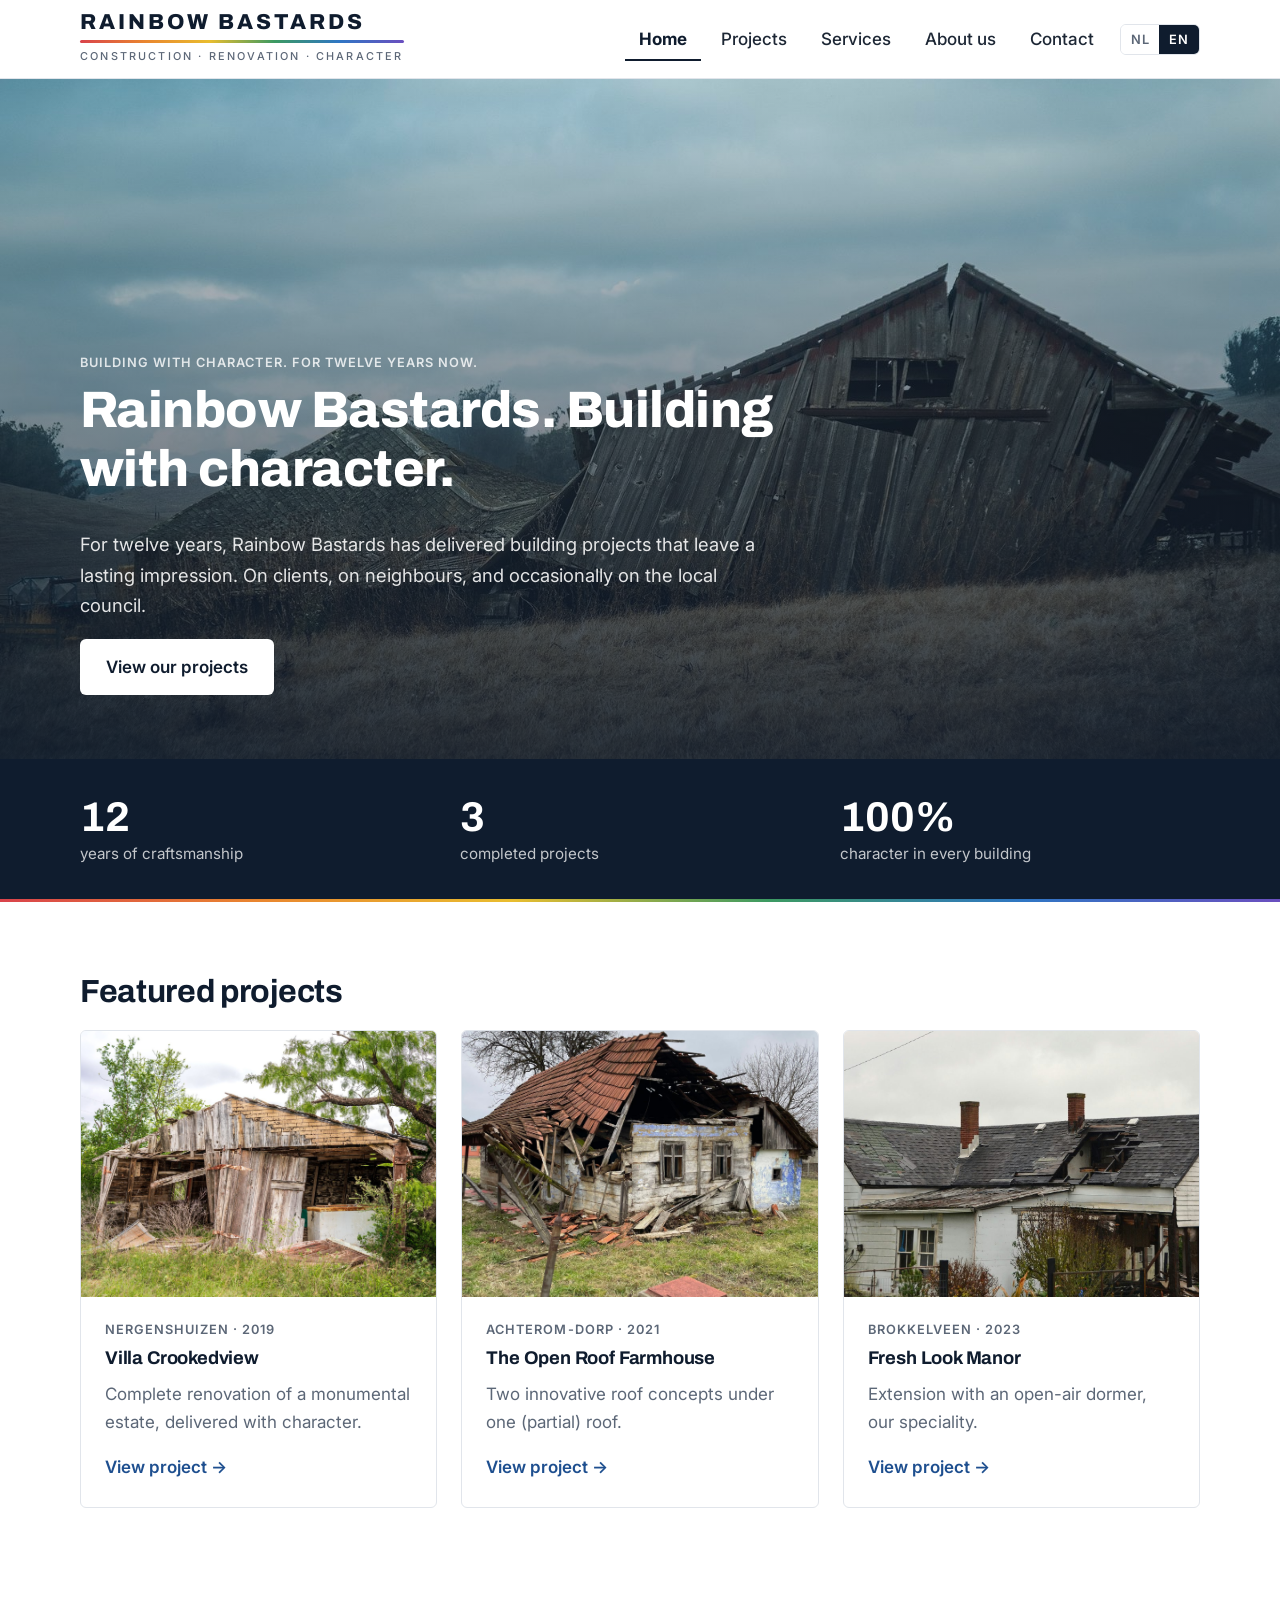
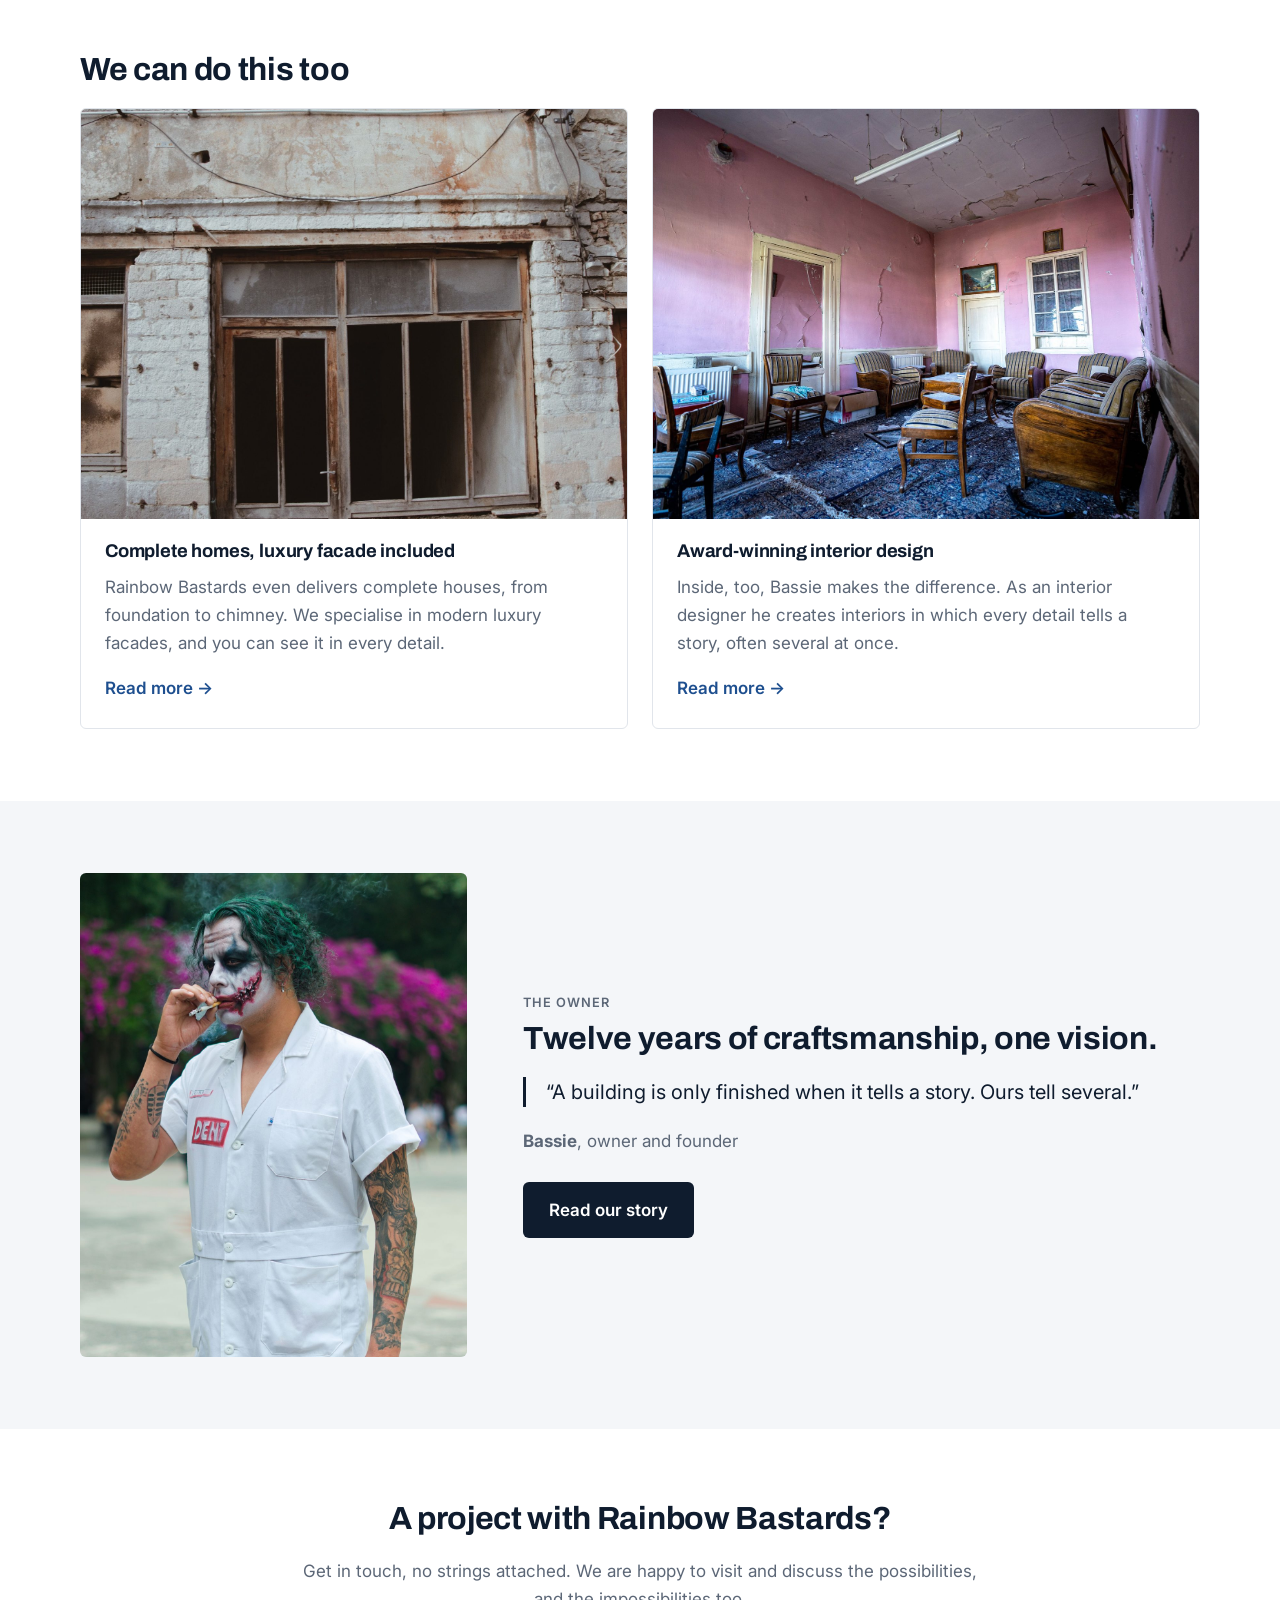
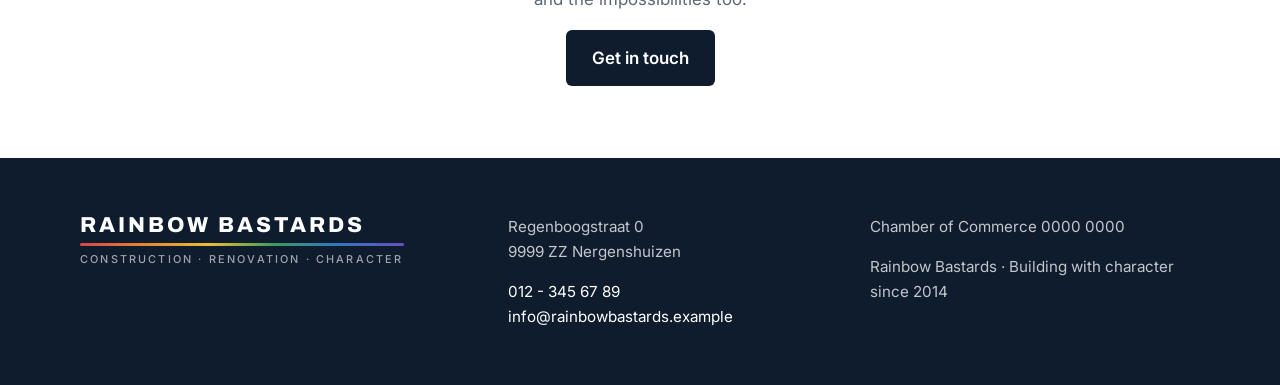
<file: index.html>
<!DOCTYPE html>
<html lang="nl">
<head>
  <meta charset="utf-8">
  <meta name="viewport" content="width=device-width, initial-scale=1">
  <!-- Testversie: vraagt zoekmachines deze pagina niet op te nemen en links niet te volgen -->
  <meta name="robots" content="noindex, nofollow">
  <title>Rainbow Bastards</title>
  <link rel="icon" href="site/icoon.svg" type="image/svg+xml">
  <link rel="preconnect" href="https://fonts.googleapis.com">
  <link rel="preconnect" href="https://fonts.gstatic.com" crossorigin>
  <link rel="stylesheet" href="https://fonts.googleapis.com/css2?family=Archivo:wght@600;700;800&family=Inter:wght@400;500;600;700&display=swap">
  <link rel="stylesheet" href="site/stijl.css">
</head>
<body data-pagina="home">
  <div id="kop"></div>
  <main id="inhoud"></main>
  <div id="voet"></div>
  <script src="inhoud.js"></script>
  <script src="inhoud-en.js"></script>
  <script src="site/site.js"></script>
</body>
</html>
</file>
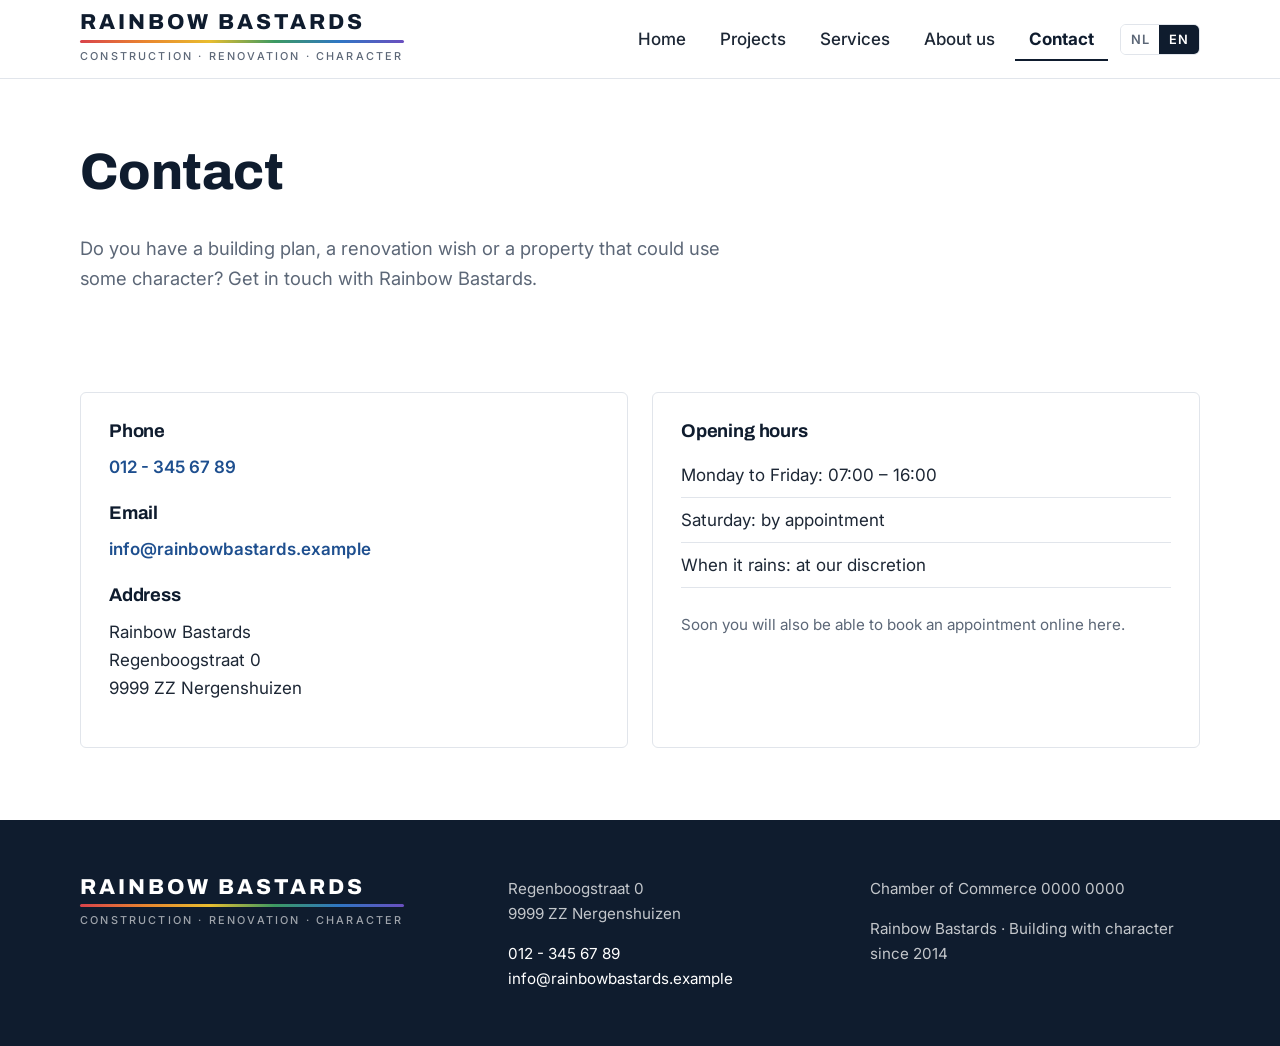
<file: contact.html>
<!DOCTYPE html>
<html lang="nl">
<head>
  <meta charset="utf-8">
  <meta name="viewport" content="width=device-width, initial-scale=1">
  <!-- Testversie: vraagt zoekmachines deze pagina niet op te nemen en links niet te volgen -->
  <meta name="robots" content="noindex, nofollow">
  <title>Rainbow Bastards</title>
  <link rel="icon" href="site/icoon.svg" type="image/svg+xml">
  <link rel="preconnect" href="https://fonts.googleapis.com">
  <link rel="preconnect" href="https://fonts.gstatic.com" crossorigin>
  <link rel="stylesheet" href="https://fonts.googleapis.com/css2?family=Archivo:wght@600;700;800&family=Inter:wght@400;500;600;700&display=swap">
  <link rel="stylesheet" href="site/stijl.css">
</head>
<body data-pagina="contact">
  <div id="kop"></div>
  <main id="inhoud"></main>
  <div id="voet"></div>
  <script src="inhoud.js"></script>
  <script src="inhoud-en.js"></script>
  <script src="site/site.js"></script>
</body>
</html>
</file>
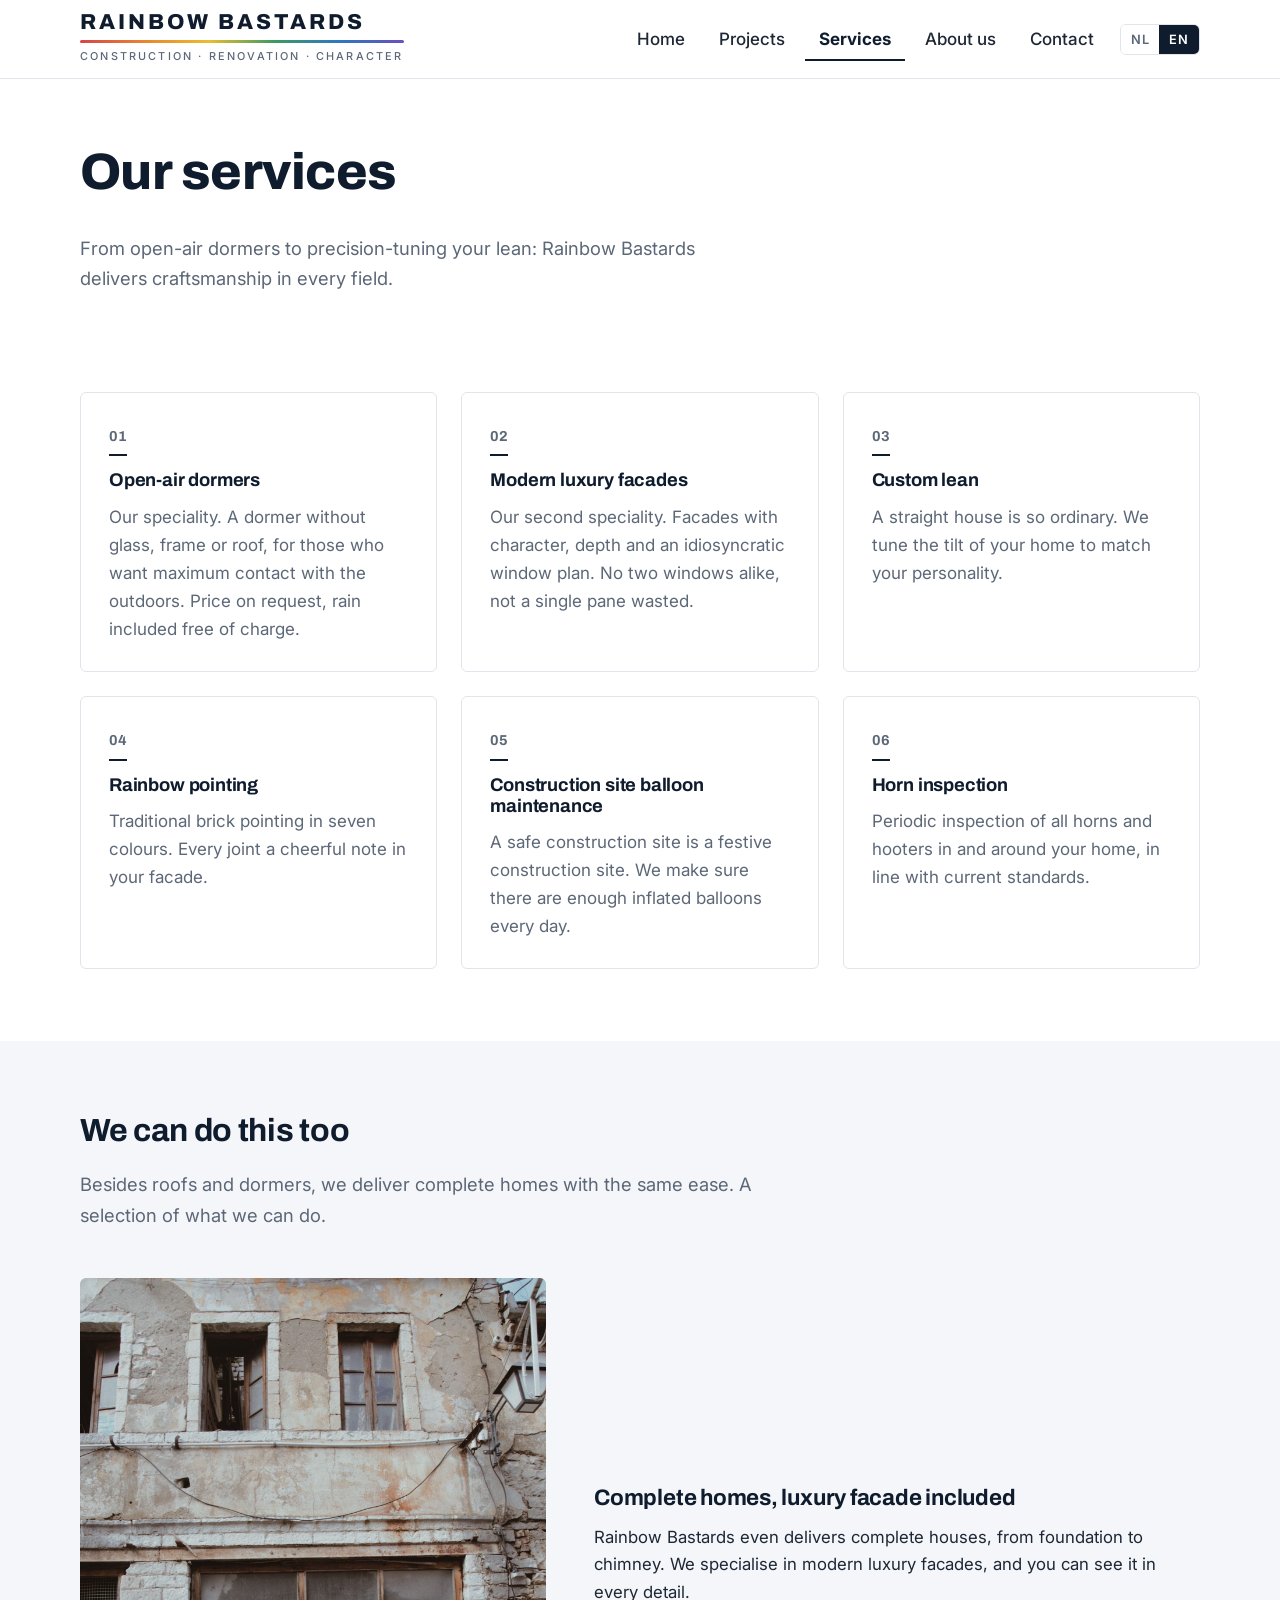
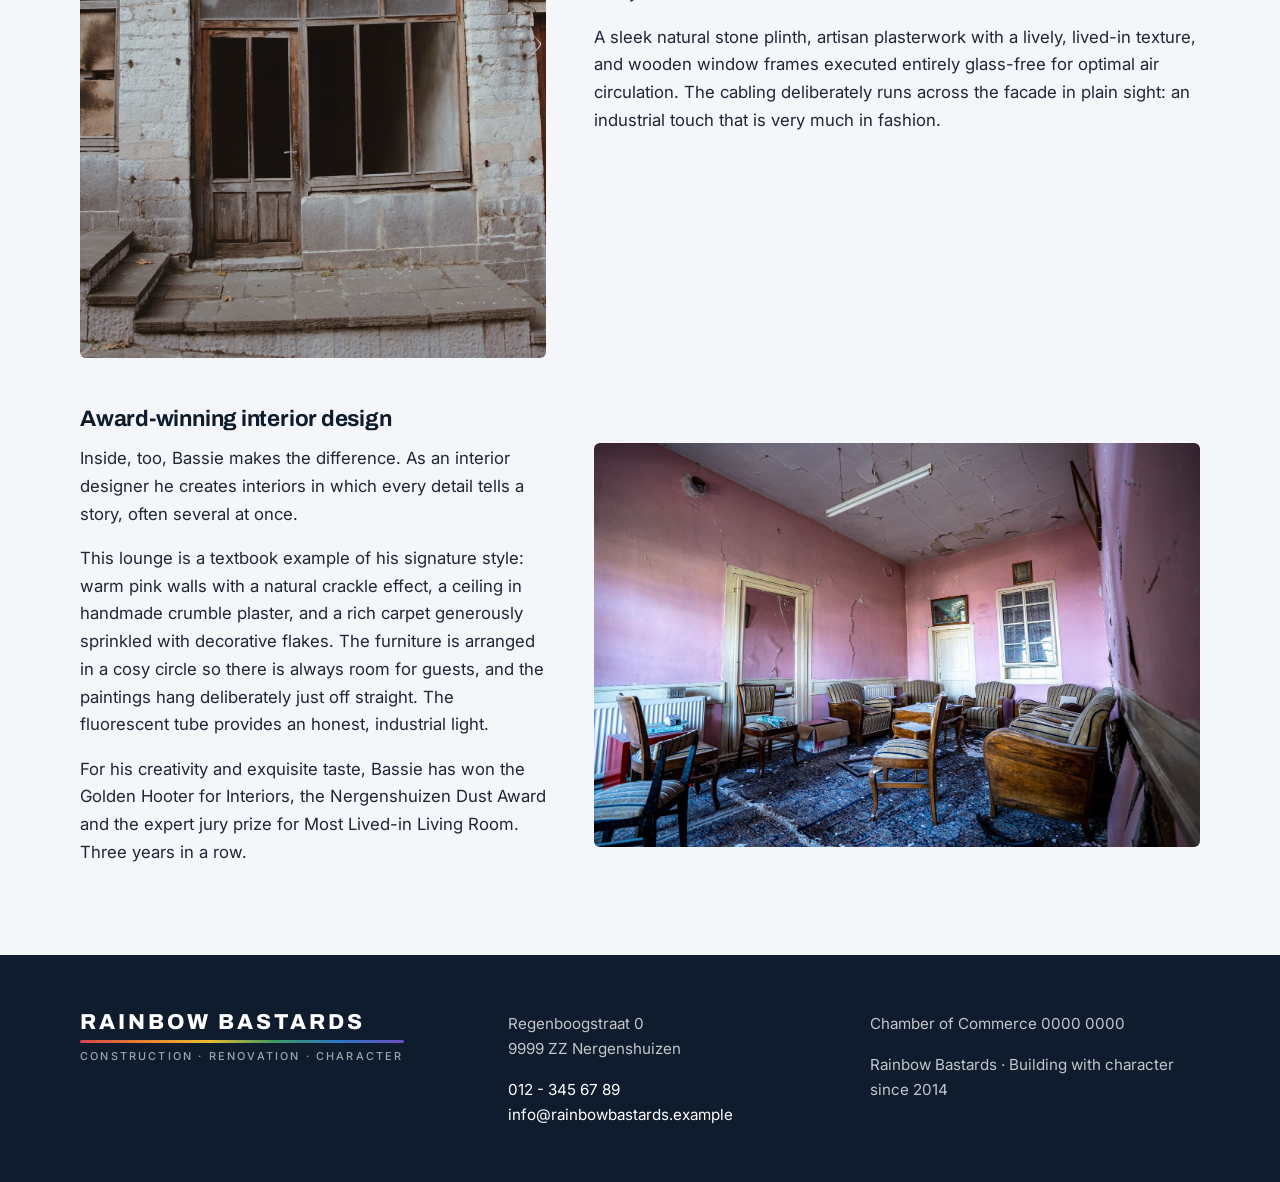
<file: diensten.html>
<!DOCTYPE html>
<html lang="nl">
<head>
  <meta charset="utf-8">
  <meta name="viewport" content="width=device-width, initial-scale=1">
  <!-- Testversie: vraagt zoekmachines deze pagina niet op te nemen en links niet te volgen -->
  <meta name="robots" content="noindex, nofollow">
  <title>Rainbow Bastards</title>
  <link rel="icon" href="site/icoon.svg" type="image/svg+xml">
  <link rel="preconnect" href="https://fonts.googleapis.com">
  <link rel="preconnect" href="https://fonts.gstatic.com" crossorigin>
  <link rel="stylesheet" href="https://fonts.googleapis.com/css2?family=Archivo:wght@600;700;800&family=Inter:wght@400;500;600;700&display=swap">
  <link rel="stylesheet" href="site/stijl.css">
</head>
<body data-pagina="diensten">
  <div id="kop"></div>
  <main id="inhoud"></main>
  <div id="voet"></div>
  <script src="inhoud.js"></script>
  <script src="inhoud-en.js"></script>
  <script src="site/site.js"></script>
</body>
</html>
</file>
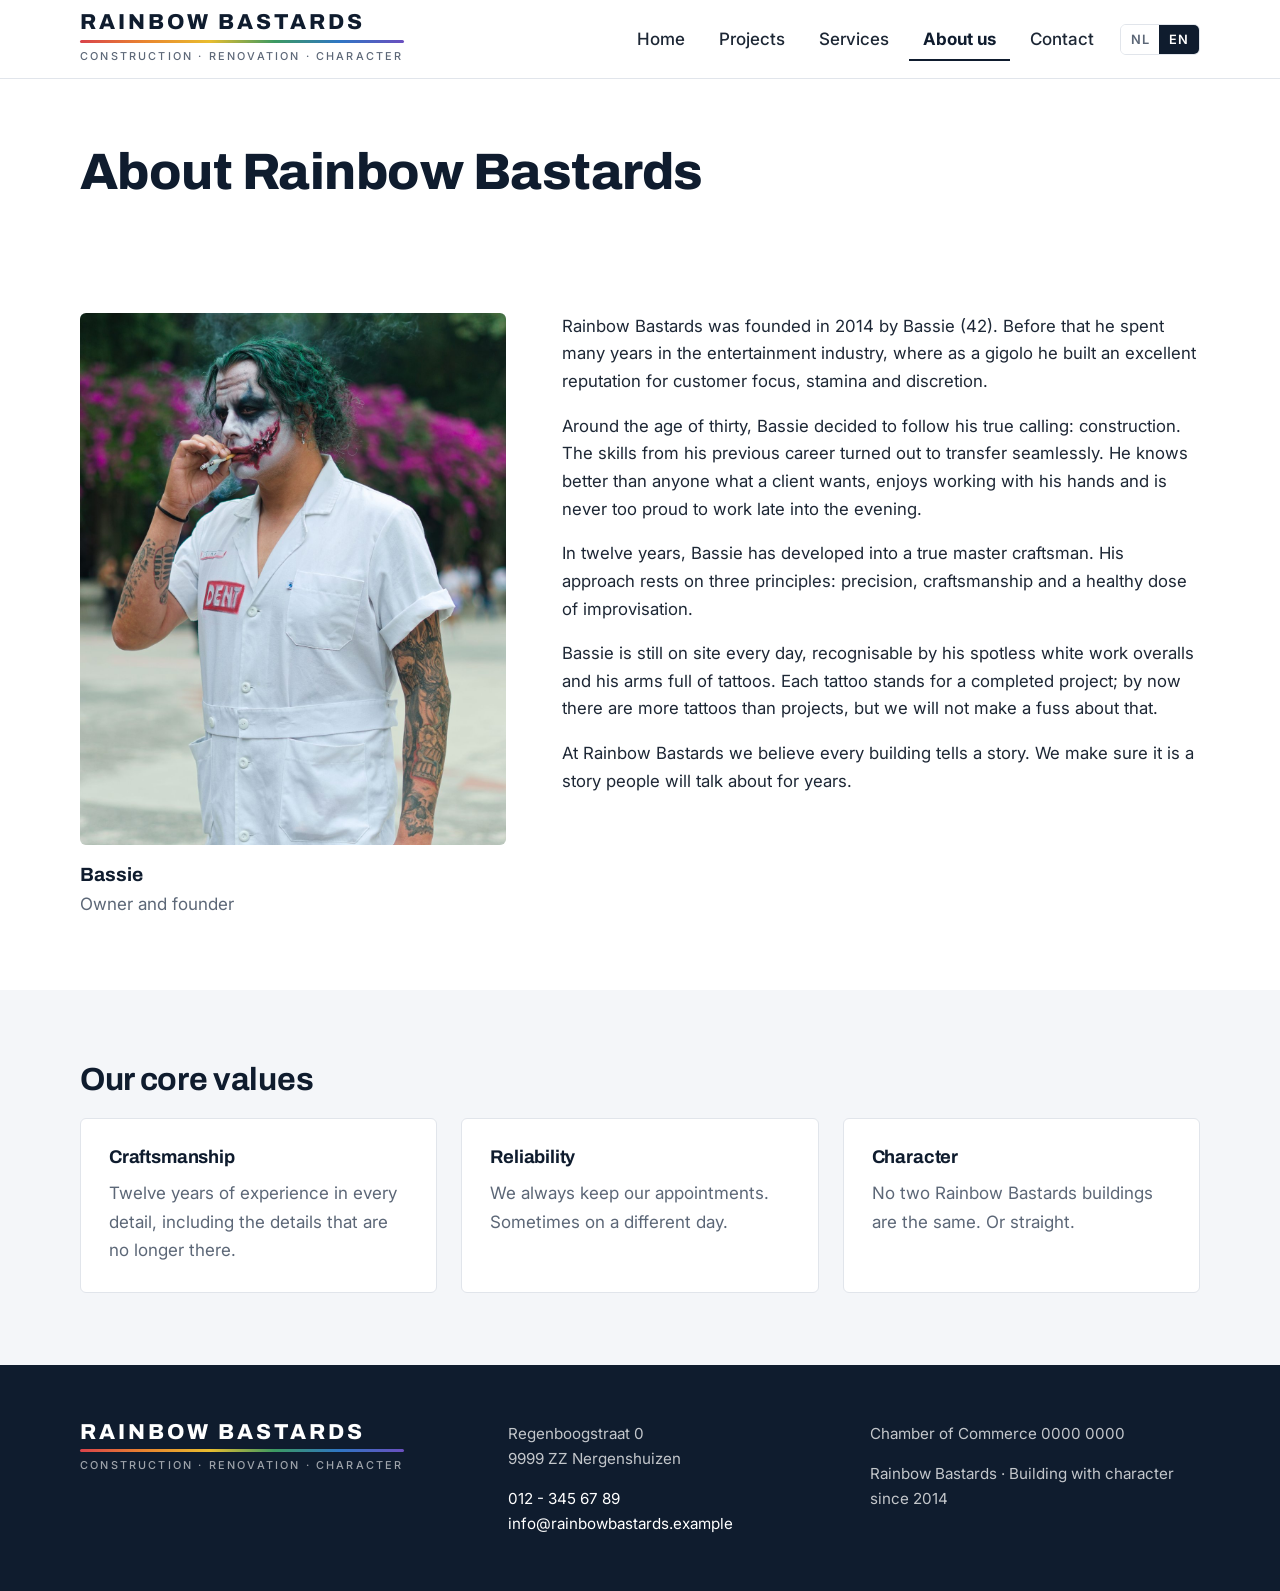
<file: over-ons.html>
<!DOCTYPE html>
<html lang="nl">
<head>
  <meta charset="utf-8">
  <meta name="viewport" content="width=device-width, initial-scale=1">
  <!-- Testversie: vraagt zoekmachines deze pagina niet op te nemen en links niet te volgen -->
  <meta name="robots" content="noindex, nofollow">
  <title>Rainbow Bastards</title>
  <link rel="icon" href="site/icoon.svg" type="image/svg+xml">
  <link rel="preconnect" href="https://fonts.googleapis.com">
  <link rel="preconnect" href="https://fonts.gstatic.com" crossorigin>
  <link rel="stylesheet" href="https://fonts.googleapis.com/css2?family=Archivo:wght@600;700;800&family=Inter:wght@400;500;600;700&display=swap">
  <link rel="stylesheet" href="site/stijl.css">
</head>
<body data-pagina="overons">
  <div id="kop"></div>
  <main id="inhoud"></main>
  <div id="voet"></div>
  <script src="inhoud.js"></script>
  <script src="inhoud-en.js"></script>
  <script src="site/site.js"></script>
</body>
</html>
</file>
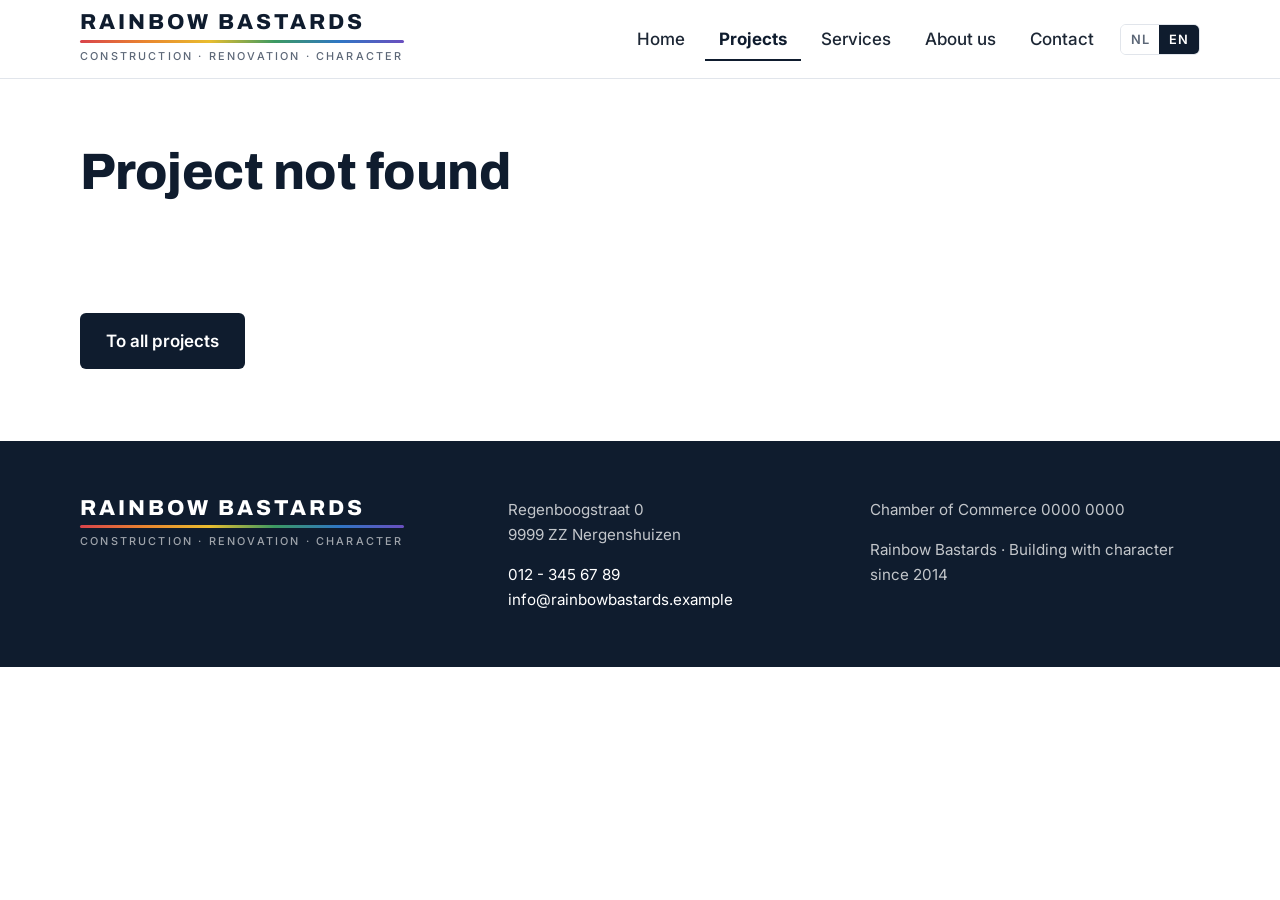
<file: project.html>
<!DOCTYPE html>
<html lang="nl">
<head>
  <meta charset="utf-8">
  <meta name="viewport" content="width=device-width, initial-scale=1">
  <!-- Testversie: vraagt zoekmachines deze pagina niet op te nemen en links niet te volgen -->
  <meta name="robots" content="noindex, nofollow">
  <title>Rainbow Bastards</title>
  <link rel="icon" href="site/icoon.svg" type="image/svg+xml">
  <link rel="preconnect" href="https://fonts.googleapis.com">
  <link rel="preconnect" href="https://fonts.gstatic.com" crossorigin>
  <link rel="stylesheet" href="https://fonts.googleapis.com/css2?family=Archivo:wght@600;700;800&family=Inter:wght@400;500;600;700&display=swap">
  <link rel="stylesheet" href="site/stijl.css">
</head>
<body data-pagina="project">
  <div id="kop"></div>
  <main id="inhoud"></main>
  <div id="voet"></div>
  <script src="inhoud.js"></script>
  <script src="inhoud-en.js"></script>
  <script src="site/site.js"></script>
</body>
</html>
</file>
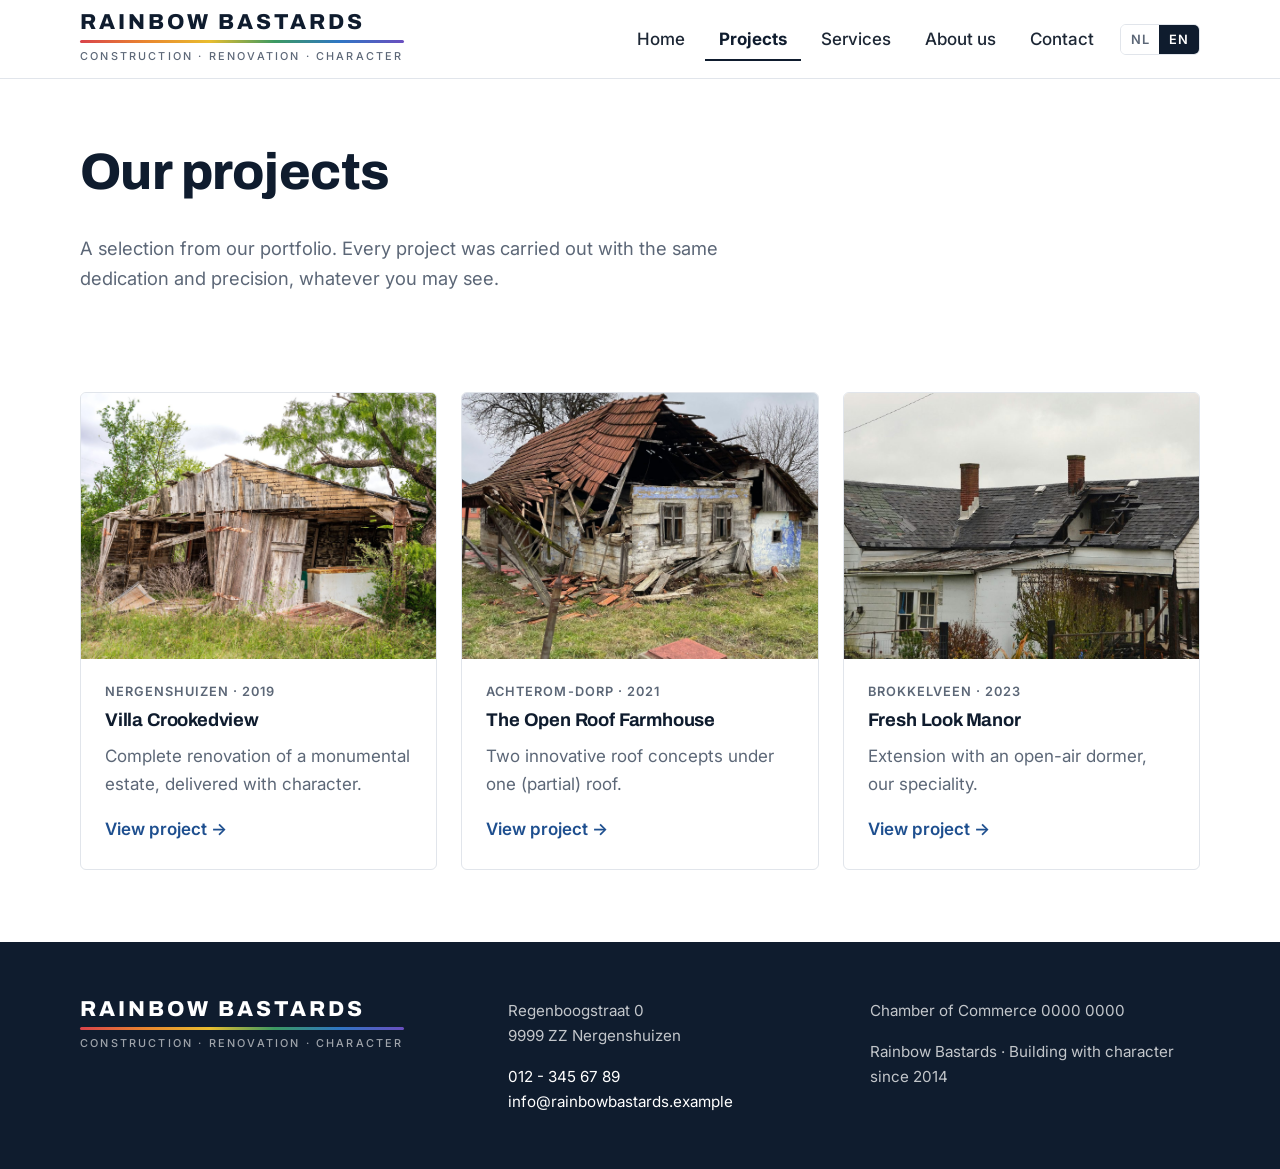
<file: projecten.html>
<!DOCTYPE html>
<html lang="nl">
<head>
  <meta charset="utf-8">
  <meta name="viewport" content="width=device-width, initial-scale=1">
  <!-- Testversie: vraagt zoekmachines deze pagina niet op te nemen en links niet te volgen -->
  <meta name="robots" content="noindex, nofollow">
  <title>Rainbow Bastards</title>
  <link rel="icon" href="site/icoon.svg" type="image/svg+xml">
  <link rel="preconnect" href="https://fonts.googleapis.com">
  <link rel="preconnect" href="https://fonts.gstatic.com" crossorigin>
  <link rel="stylesheet" href="https://fonts.googleapis.com/css2?family=Archivo:wght@600;700;800&family=Inter:wght@400;500;600;700&display=swap">
  <link rel="stylesheet" href="site/stijl.css">
</head>
<body data-pagina="projecten">
  <div id="kop"></div>
  <main id="inhoud"></main>
  <div id="voet"></div>
  <script src="inhoud.js"></script>
  <script src="inhoud-en.js"></script>
  <script src="site/site.js"></script>
</body>
</html>
</file>
<file: site/stijl.css>
/*
  Opmaak van de website.
  Bovenaan staan de kleuren en lettertypes als "variabelen":
  pas je daar iets aan, dan verandert het overal op de site.
*/

:root {
  --donker: #0f1c2e;
  --tekst: #1d2735;
  --grijs: #5c6777;
  --lijn: #e1e5eb;
  --zacht: #f4f6f9;
  --wit: #ffffff;
  --accent: #1e4f8f;
  --regenboog: linear-gradient(90deg, #d9434b, #e9852f, #e9bd2f, #3c9a62, #2f76c4, #6a4fbf);
  --kop-font: "Archivo", "Helvetica Neue", Arial, sans-serif;
  --tekst-font: "Inter", "Helvetica Neue", Arial, sans-serif;
  --breedte: 1160px;
  --rand: 6px;
}

* { box-sizing: border-box; }

html { -webkit-text-size-adjust: 100%; }

body {
  margin: 0;
  font-family: var(--tekst-font);
  font-size: 17px;
  line-height: 1.65;
  color: var(--tekst);
  background: var(--wit);
}

h1, h2, h3 {
  font-family: var(--kop-font);
  color: var(--donker);
  line-height: 1.15;
  letter-spacing: -0.01em;
  margin: 0 0 0.6em;
}
h1 { font-size: clamp(2rem, 5vw, 3.2rem); font-weight: 800; }
h2 { font-size: clamp(1.5rem, 3vw, 2rem); font-weight: 700; }
h3 { font-size: 1.15rem; font-weight: 700; }
p { margin: 0 0 1em; }
a { color: var(--accent); }
img { display: block; max-width: 100%; }

.breed { width: 100%; max-width: var(--breedte); margin: 0 auto; padding: 0 20px; }
.smal { max-width: 720px; }
.verborgen { position: absolute; width: 1px; height: 1px; overflow: hidden; clip: rect(0 0 0 0); }

.label {
  font-size: 0.8rem;
  font-weight: 600;
  letter-spacing: 0.08em;
  text-transform: uppercase;
  color: var(--grijs);
  margin-bottom: 0.6em;
}
.label a { color: inherit; }
.intro { font-size: 1.15rem; color: var(--grijs); max-width: 680px; }

.knop {
  display: inline-block;
  background: var(--donker);
  color: var(--wit);
  text-decoration: none;
  font-weight: 600;
  padding: 14px 26px;
  border-radius: var(--rand);
  transition: background 0.2s;
}
.knop:hover { background: var(--accent); }

/* ---------- Logo ---------- */

.logo {
  display: inline-flex;
  flex-direction: column;
  text-decoration: none;
  color: var(--donker);
}
.logo-naam {
  font-family: var(--kop-font);
  font-weight: 800;
  font-size: 1.35rem;
  letter-spacing: 0.14em;
  text-transform: uppercase;
  line-height: 1;
}
.logo-regenboog {
  display: block;
  height: 3px;
  margin: 6px 0 5px;
  background: var(--regenboog);
  border-radius: 2px;
}
.logo-onder {
  font-size: 0.68rem;
  font-weight: 500;
  letter-spacing: 0.2em;
  text-transform: uppercase;
  color: var(--grijs);
}

/* ---------- Kop en menu ---------- */

.kop {
  position: sticky;
  top: 0;
  z-index: 10;
  background: rgba(255, 255, 255, 0.96);
  backdrop-filter: blur(8px);
  border-bottom: 1px solid var(--lijn);
}
.kop-binnen { display: flex; align-items: center; justify-content: space-between; min-height: 78px; }
.menu ul { list-style: none; margin: 0; padding: 0; display: flex; gap: 6px; }
.menu a {
  display: block;
  padding: 8px 14px;
  text-decoration: none;
  font-weight: 500;
  color: var(--tekst);
  border-radius: var(--rand);
}
.menu a:hover { background: var(--zacht); }
.menu a[aria-current="page"] { color: var(--donker); font-weight: 700; box-shadow: inset 0 -2px 0 var(--donker); border-radius: 0; }

.menu-knop { display: none; }

@media (max-width: 820px) {
  .menu-knop {
    display: flex; flex-direction: column; justify-content: center; gap: 5px;
    width: 44px; height: 44px; padding: 10px;
    background: none; border: 0; cursor: pointer;
  }
  .menu-knop span:not(.verborgen) { display: block; height: 2px; background: var(--donker); border-radius: 2px; }
  .menu {
    display: none;
    position: absolute; left: 0; right: 0; top: 100%;
    background: var(--wit);
    border-bottom: 1px solid var(--lijn);
    padding: 8px 20px 16px;
  }
  .menu.open { display: block; }
  .menu ul { flex-direction: column; gap: 0; }
  .menu a { padding: 14px 4px; border-bottom: 1px solid var(--lijn); border-radius: 0; }
  .menu a[aria-current="page"] { box-shadow: none; }
}

/* ---------- Foto's ---------- */

.foto { position: relative; overflow: hidden; background: var(--zacht); }
.foto img { width: 100%; height: 100%; object-fit: cover; }
/* Als een foto ontbreekt: grijs vlak met de bestandsnaam die je moet gebruiken. */
.foto.ontbreekt img { display: none; }
.foto.ontbreekt::after {
  content: attr(data-melding);
  position: absolute; inset: 0;
  display: flex; align-items: center; justify-content: center; text-align: center;
  padding: 12px; font-size: 0.85rem; color: var(--grijs);
  border: 2px dashed var(--lijn);
}

/* ---------- Home ---------- */

.held { position: relative; min-height: min(78vh, 680px); display: flex; align-items: flex-end; color: var(--wit); }
.held-foto { position: absolute; inset: 0; }
.held-foto::before {
  content: ""; position: absolute; inset: 0; z-index: 1;
  background: linear-gradient(180deg, rgba(15, 28, 46, 0.15) 0%, rgba(15, 28, 46, 0.85) 100%);
}
.held-tekst { position: relative; z-index: 2; padding-top: 120px; padding-bottom: 64px; }
.held h1 { color: var(--wit); max-width: 760px; }
.held .intro { color: rgba(255, 255, 255, 0.88); }
.label.licht { color: rgba(255, 255, 255, 0.8); }
.held .knop { background: var(--wit); color: var(--donker); }
.held .knop:hover { background: var(--zacht); }

.kenmerken { background: var(--donker); color: var(--wit); position: relative; }
.kenmerken::after { content: ""; position: absolute; left: 0; right: 0; bottom: 0; height: 3px; background: var(--regenboog); }
.kenmerken-rij { display: grid; grid-template-columns: repeat(3, 1fr); gap: 20px; padding-top: 36px; padding-bottom: 36px; }
.kenmerken-rij div { display: flex; flex-direction: column; }
.kenmerken-rij strong { font-family: var(--kop-font); font-size: clamp(1.8rem, 5vw, 2.6rem); line-height: 1.1; }
.kenmerken-rij span { color: rgba(255, 255, 255, 0.75); font-size: 0.95rem; }

.eigenaar-blok { display: grid; grid-template-columns: 0.8fr 1.4fr; gap: 56px; align-items: center; }
.eigenaar-blok blockquote {
  margin: 0 0 1em;
  padding-left: 20px;
  border-left: 3px solid var(--donker);
  font-size: 1.25rem;
  line-height: 1.5;
  color: var(--donker);
}
.ondertekening { color: var(--grijs); margin-bottom: 1.6em; }

.oproep { text-align: center; }
.oproep p { color: var(--grijs); }

/* ---------- Blokken en kaarten ---------- */

.blok { padding: 72px 0; }
.blok.zacht { background: var(--zacht); }
.pagina-kop { padding: 64px 0 8px; }

.raster { display: grid; grid-template-columns: repeat(auto-fill, minmax(300px, 1fr)); gap: 24px; }

.kaart {
  background: var(--wit);
  border: 1px solid var(--lijn);
  border-radius: var(--rand);
  padding: 28px;
}
.project-kaart { padding: 0; overflow: hidden; color: inherit; text-decoration: none; display: flex; flex-direction: column; transition: box-shadow 0.2s, transform 0.2s; }
.project-kaart:hover { box-shadow: 0 12px 30px rgba(15, 28, 46, 0.12); transform: translateY(-2px); }
.kaart-foto { aspect-ratio: 4 / 3; }
.kaart-tekst { padding: 22px 24px 26px; }
.kaart-tekst p:not(.label) { color: var(--grijs); }
.lees-meer { font-weight: 600; color: var(--accent); }
.lees-meer::after { content: " →"; }

.dienst { position: relative; }
.dienst p { color: var(--grijs); margin: 0; }
.nummer {
  display: inline-block;
  font-family: var(--kop-font);
  font-weight: 700;
  font-size: 0.9rem;
  color: var(--grijs);
  padding-bottom: 6px;
  margin-bottom: 14px;
  border-bottom: 2px solid var(--donker);
}

/* ---------- Projectpagina ---------- */

.project-opbouw { display: grid; grid-template-columns: 1.4fr 1fr; gap: 48px; align-items: start; }
.project-hoofdfoto { aspect-ratio: 4 / 3; border-radius: var(--rand); }
.tekst p { font-size: 1.05rem; }

.galerij { display: grid; grid-template-columns: repeat(auto-fill, minmax(220px, 1fr)); gap: 14px; }
.galerij-item { padding: 0; border: 0; background: none; cursor: zoom-in; border-radius: var(--rand); overflow: hidden; }
.galerij-item .foto { aspect-ratio: 1 / 1; transition: opacity 0.2s; }
.galerij-item:hover .foto { opacity: 0.85; }

.lichtbak {
  border: 0; padding: 0; background: transparent;
  max-width: 100vw; max-height: 100vh; width: 100vw; height: 100vh;
}
.lichtbak::backdrop { background: rgba(10, 16, 26, 0.92); }
.lichtbak img { max-width: 92vw; max-height: 82vh; margin: 6vh auto 0; object-fit: contain; border-radius: 4px; }
.lichtbak-teller { text-align: center; color: rgba(255, 255, 255, 0.75); margin-top: 12px; }
.lichtbak-knop {
  position: fixed;
  width: 48px; height: 48px;
  border: 0; border-radius: 50%;
  background: rgba(255, 255, 255, 0.12); color: var(--wit);
  font-size: 1.8rem; line-height: 1; cursor: pointer;
}
.lichtbak-knop:hover { background: rgba(255, 255, 255, 0.25); }
.vorige { left: 16px; top: 50%; transform: translateY(-50%); }
.volgende { right: 16px; top: 50%; transform: translateY(-50%); }
.sluit { right: 16px; top: 16px; }

/* ---------- Over ons ---------- */

.over-opbouw { display: grid; grid-template-columns: 1fr 1.5fr; gap: 56px; align-items: start; }
.over-opbouw figure { margin: 0; }
.portret { aspect-ratio: 4 / 5; border-radius: var(--rand); }
figcaption { margin-top: 14px; display: flex; flex-direction: column; }
figcaption strong { font-family: var(--kop-font); font-size: 1.2rem; color: var(--donker); }
figcaption span { color: var(--grijs); }

/* ---------- Contact ---------- */

.contact-raster { display: grid; grid-template-columns: 1fr 1fr; gap: 24px; }
.contact-raster h3 { margin-top: 1.2em; }
.contact-raster h3:first-child { margin-top: 0; }
.contact-raster a { font-weight: 600; text-decoration: none; }
.tijden { list-style: none; padding: 0; margin: 0 0 1.4em; }
.tijden li { padding: 8px 0; border-bottom: 1px solid var(--lijn); }
.opmerking { color: var(--grijs); font-size: 0.95rem; margin: 0; }

/* ---------- Voet ---------- */

.voet { background: var(--donker); color: rgba(255, 255, 255, 0.75); padding: 56px 0 40px; font-size: 0.95rem; }
.voet-binnen { display: grid; grid-template-columns: 1.2fr 1fr 1fr; gap: 32px; }
.voet .logo { color: var(--wit); }
.voet .logo-onder { color: rgba(255, 255, 255, 0.6); }
.voet a { color: var(--wit); text-decoration: none; }

/* ---------- Telefoon en tablet ---------- */

@media (max-width: 820px) {
  body { font-size: 16px; }
  .blok { padding: 48px 0; }
  .pagina-kop { padding: 40px 0 0; }
  .project-opbouw, .over-opbouw, .eigenaar-blok, .contact-raster, .voet-binnen { grid-template-columns: 1fr; gap: 28px; }
  .eigenaar-blok .portret { max-width: 360px; }
  .raster { grid-template-columns: 1fr; }
  .galerij { grid-template-columns: repeat(2, 1fr); gap: 10px; }
  .kenmerken-rij { gap: 12px; }
  .held-tekst { padding-bottom: 44px; }
  .logo-naam { font-size: 1.1rem; }
  .vorige, .volgende { top: auto; bottom: 16px; transform: none; }
}

/* ---------- Onderschriften bij foto's ---------- */

.project-figuur, .galerij-figuur { margin: 0; }
.project-figuur figcaption, .galerij-figuur figcaption { margin-top: 8px; font-size: 0.9rem; color: var(--grijs); }
.galerij-figuur .galerij-item { display: block; width: 100%; }

/* ---------- Dit kunnen wij ook ---------- */

.ook-item { display: grid; grid-template-columns: 1fr 1.3fr; gap: 48px; align-items: center; margin-top: 48px; }
.ook-item:nth-of-type(even) .ook-foto { order: 2; }
.ook-foto { aspect-ratio: 4 / 5; border-radius: var(--rand); max-height: 640px; }
.ook-item h3 { font-size: 1.4rem; }

@media (max-width: 820px) {
  .ook-item { grid-template-columns: 1fr; gap: 20px; margin-top: 32px; }
  .ook-item:nth-of-type(even) .ook-foto { order: 0; }
}
/* De foto's in "Dit kunnen wij ook" behouden hun eigen verhouding (staand of liggend). */
.ook-foto { aspect-ratio: auto; max-height: none; }
.ook-foto img { height: auto; max-height: 680px; }
/* Ruimte onder de vaste kop als je naar een #-anker springt */
[id] { scroll-margin-top: 90px; }
.ook-raster { grid-template-columns: repeat(auto-fill, minmax(min(100%, 420px), 1fr)); }

/* ---------- Review van de opdrachtgever ---------- */

.review-blok { padding-top: 0; text-align: center; }
.review-blok .smal { border-top: 1px solid var(--lijn); padding-top: 48px; }
.sterren { font-size: 1.4rem; letter-spacing: 0.15em; color: #e9bd2f; margin: 0 0 0.4em; }
.review-blok blockquote { margin: 0 auto 1em; font-family: var(--kop-font); font-size: clamp(1.15rem, 2.4vw, 1.45rem); line-height: 1.45; color: var(--donker); }
.review-blok .ondertekening { margin: 0; }

/* ---------- Taalknop NL / EN ---------- */

.taalkeuze { display: flex; border: 1px solid var(--lijn); border-radius: var(--rand); overflow: hidden; margin-left: 12px; }
.taalkeuze button {
  border: 0; background: var(--wit); color: var(--grijs);
  font: 600 0.8rem var(--tekst-font); letter-spacing: 0.06em;
  padding: 7px 10px; cursor: pointer;
}
.taalkeuze button[aria-pressed="true"] { background: var(--donker); color: var(--wit); }
.taalkeuze button:focus-visible { outline: 2px solid var(--accent); outline-offset: -2px; }

@media (max-width: 820px) {
  .kop-binnen { gap: 8px; }
  .taalkeuze { margin-left: auto; }
  .logo-onder { display: none; }
}
.kop-binnen { justify-content: flex-start; }
.menu { margin-left: auto; }
@media (max-width: 820px) {
  .logo { order: 0; }
  .taalkeuze { order: 1; }
  .menu-knop { order: 2; }
}
@media (max-width: 820px) {
  .logo-naam { font-size: 1rem; letter-spacing: 0.1em; white-space: nowrap; }
}
</file>
